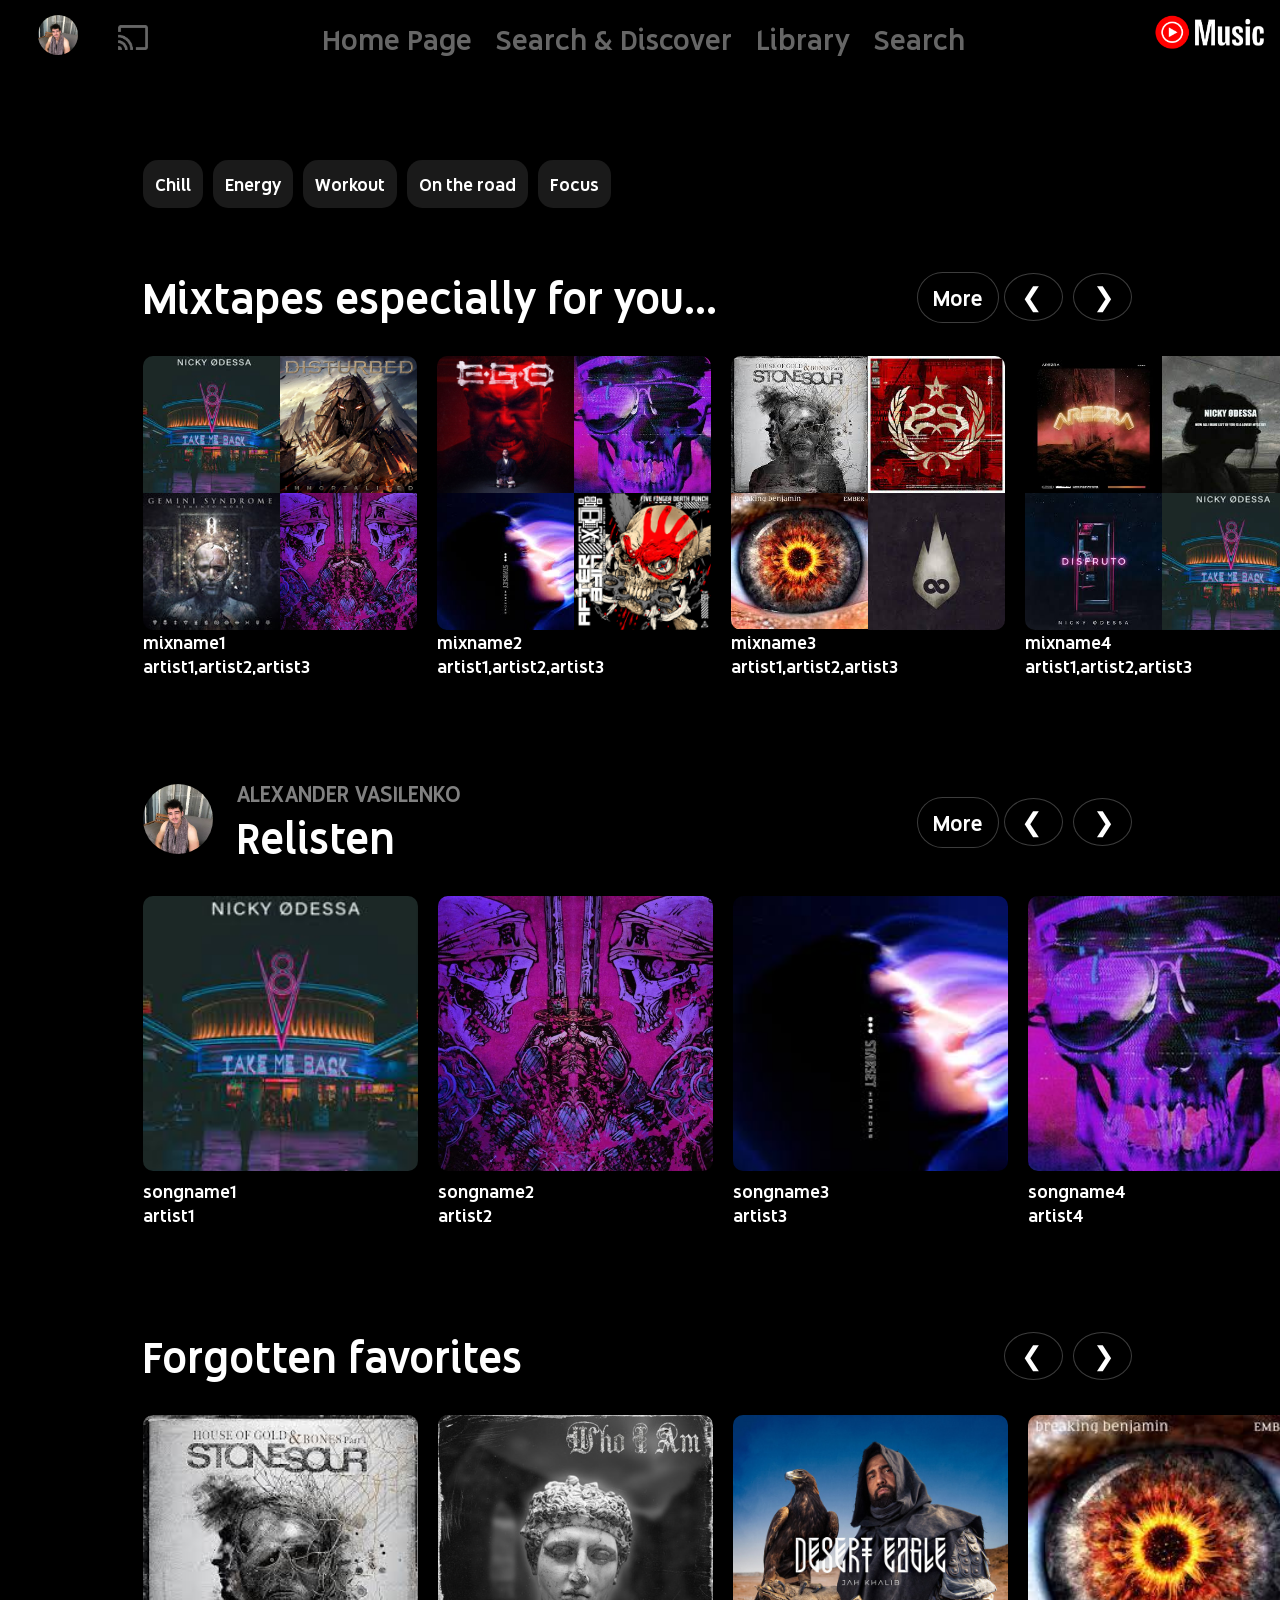
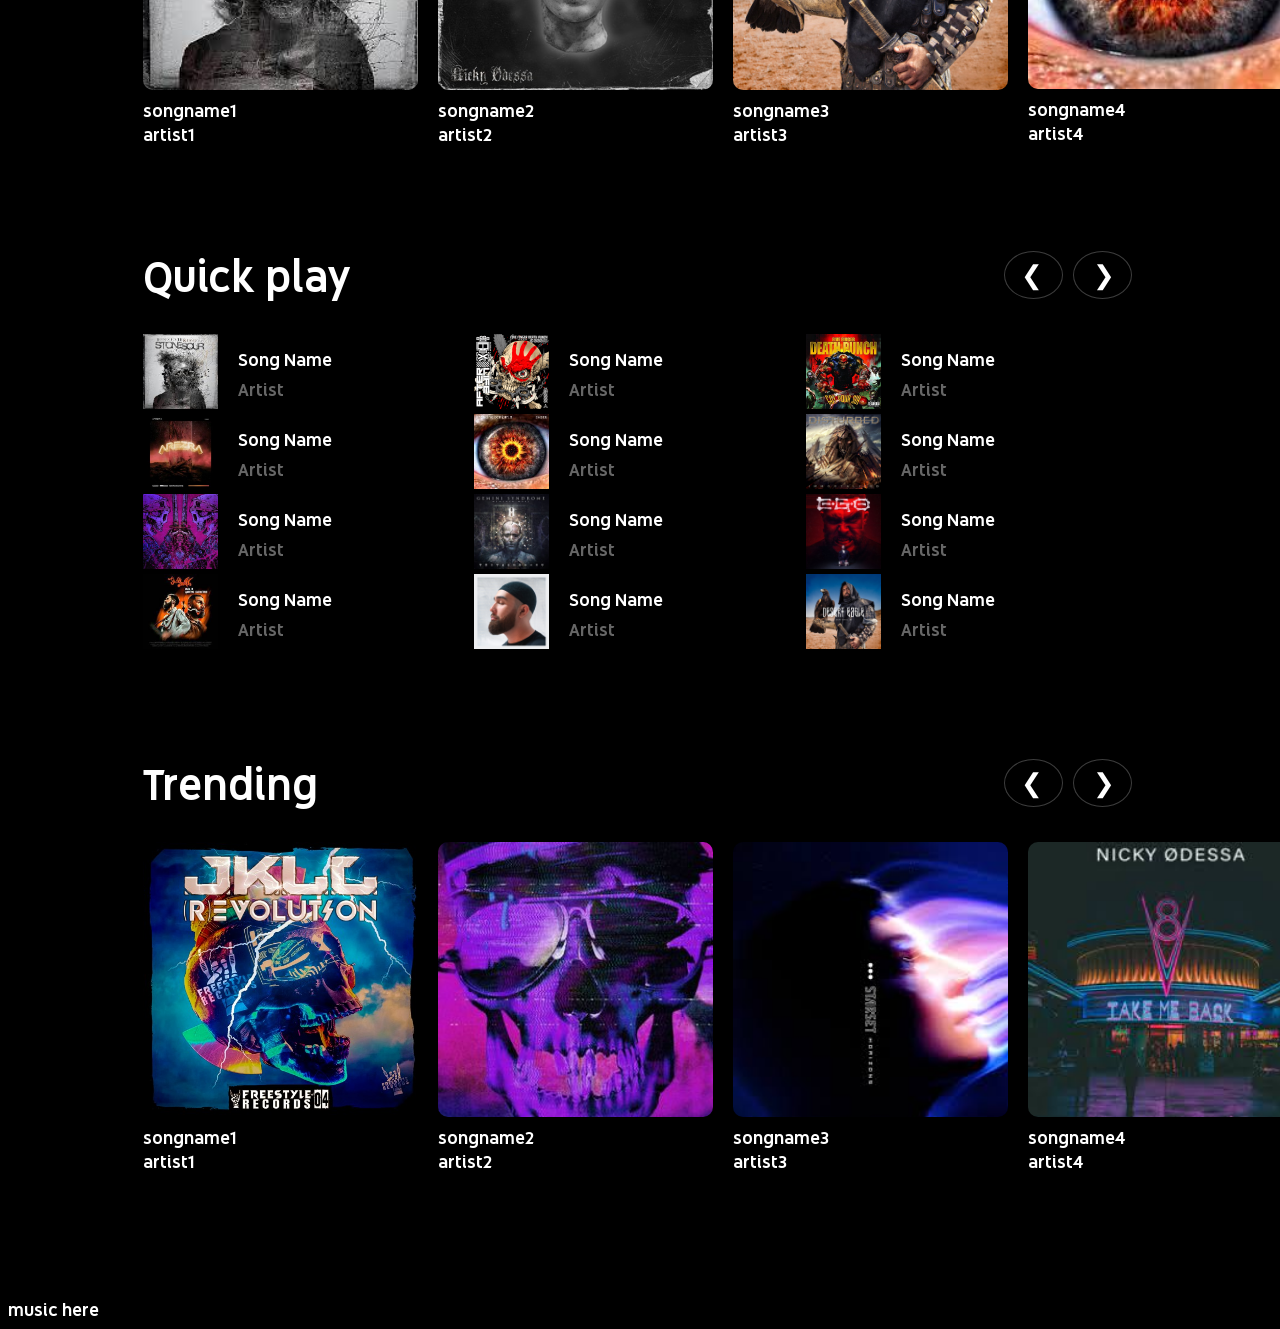
<file: assets/projects/youtubeProj/youtube.html>
<!DOCTYPE html>
<html lang="en">

<head>
    <meta charset="UTF-8">
    <meta http-equiv="X-UA-Compatible" content="IE=edge">
    <meta name="viewport" content="width=device-width, initial-scale=1.0">
    <title>YouTube MusiX</title>
    <link rel="icon"
        href="https://upload.wikimedia.org/wikipedia/commons/thumb/6/6a/Youtube_Music_icon.svg/2048px-Youtube_Music_icon.svg.png">
    <link rel="stylesheet" href="youtube.css">
</head>

<body>
    <section>
        <!-- NAVBAR -->
        <nav>
            <div class="cast">
                <div>
                    <a href=""><img class="yt-profile" src="assets/images/profile.jpg" alt=""></a>
                </div>
                <div>
                    <a href=""><img class="yt-scs" src="assets/images/screenshareicon.png" alt=""></a>
                </div>
            </div>
            <div>
                <ul>
                    <li><a href="">Home Page</a></li>
                    <li><a href="">Search & Discover</a></li>
                    <li><a href="">Library</a></li>
                    <li><a href="">Search</a></li>

                </ul>
            </div>
            <div>
                <a href=""><img src="assets/images/YouTube-Music-Logo.png" alt="" class="yt-logo"></a>
            </div>
        </nav>

        <!-- MAIN -->
        <main>

            <!-- genres -->
            <div>
                <div class="genres">
                    <a href=""><button class="genre">Chill</button></a>
                    <a href=""><button class="genre">Energy</button></a>
                    <a href=""><button class="genre">Workout</button></a>
                    <a href=""><button class="genre">On the road</button></a>
                    <a href=""><button class="genre">Focus</button></a>
                </div>
            </div>

            <!-- MIXTAPES 4U -->
            <div>
                <div class="first-info">
                    <div>
                        <div class="info">
                            <div class="title"><a href="" class="title">Mixtapes especially for you...</a></div>
                        </div>
                    </div>
                    <div class="buttons">
                        <a href="" class="nav-buttons3">More</a>
                        <a href="" class="nav-buttons1">&#10094;</a>
                        <a href="" class="nav-buttons2">&#10095;</a>
                    </div>
                </div>



                <div class="music">
                    <div>
                        <div>
                            <a href="">
                                <div class="mixtape-grid">
                                    <img src="assets/images/no.jpg" alt="" class="">
                                    <img src="assets/images/disturbed.jpg" alt="" class="">
                                    <img src="assets/images/gs.jpg" alt="" class="">
                                    <img src="assets/images/fatality.jpg" alt="" class="">
                                </div>
                            </a>
                        </div>
                        <div>
                            <div>mixname1</div>
                            <div>artist1,artist2,artist3</div>
                        </div>
                    </div>
                    <div>
                        <div>
                            <a href="">
                                <div class="mixtape-grid">
                                    <img src="assets/images/jk.jpg" alt="" class="">
                                    <img src="assets/images/kordhell.jpg" alt="" class="">
                                    <img src="assets/images/starset.jpg" alt="" class="">
                                    <img src="assets/images/5fdp.jpeg" alt="" class="">
                                </div>
                            </a>
                        </div>
                        <div>
                            <div>mixname2</div>
                            <div>artist1,artist2,artist3</div>
                        </div>
                    </div>
                    <div>
                        <div>
                            <a href="">
                                <div class="mixtape-grid">
                                    <img src="assets/images/ss1.jpg" alt="" class="">
                                    <img src="assets/images/ss2.jpg" alt="" class="">
                                    <img src="assets/images/bb.jpg" alt="" class="">
                                    <img src="assets/images/tfk.jpg" alt="" class="">
                                </div>
                            </a>
                        </div>
                        <div>
                            <div>mixname3</div>
                            <div>artist1,artist2,artist3</div>
                        </div>
                    </div>
                    <div>
                        <div>
                            <a href="">
                                <div class="mixtape-grid">
                                    <img src="assets/images/arezra.jpg" alt="" class="">
                                    <img src="assets/images/no1.jpg" alt="" class="">
                                    <img src="assets/images/no2.jpg" alt="" class="">
                                    <img src="assets/images/no.jpg" alt="" class="">
                                </div>
                            </a>
                        </div>
                        <div>
                            <div>mixname4</div>
                            <div>artist1,artist2,artist3</div>
                        </div>
                    </div>
                    <div>
                        <div>
                            <a href="">
                                <div class="mixtape-grid">
                                    <img src="assets/images/ss3.png" alt="" class="">
                                    <img src="assets/images/ss4.jpg" alt="" class="">
                                    <img src="assets/images/jk1.jpg" alt="" class="">
                                    <img src="assets/images/jk2.jpg" alt="" class="">
                                </div>
                            </a>
                        </div>
                        <div>
                            <div>mixname5</div>
                            <div>artist1,artist2,artist3</div>
                        </div>
                    </div>
                    <div>
                        <div>
                            <a href="">
                                <div class="mixtape-grid">
                                    <img src="assets/images/jk3.jpg" alt="" class="">
                                    <img src="assets/images/5fdp2.jpg" alt="" class="">
                                    <img src="assets/images/no3.jpg" alt="" class="">
                                    <img src="assets/images/jkll.jpg" alt="" class="">
                                </div>
                            </a>
                        </div>
                        <div>
                            <div>mixname6</div>
                            <div>artist1,artist2,artist3</div>
                        </div>
                    </div>
                </div>
            </div>

            <!-- RELISTEN -->
            <div>
                <div class="first-info">
                    <div>
                        <div class="img relisten-img-div">
                            <img class="yt-profile relisten-img yt-profile2" src="assets/images/profile.jpg" alt="">
                        </div>
                        <div class="info">
                            <div class="opacity-half">ALEXANDER VASILENKO</div>
                            <div><a href="" class="title">Relisten</a></div>
                        </div>
                    </div>
                    <div class="buttons">
                        <a href="" class="nav-buttons3">More</a>
                        <a href="" class="nav-buttons1">&#10094;</a>
                        <a href="" class="nav-buttons2">&#10095;</a>
                    </div>
                </div>






                <div class="music">
                    <div>
                        <div>
                            <a href=""><img src="assets/images/no.jpg" alt="" class="cover-img"></a>
                        </div>
                        <div>
                            <div>songname1</div>
                            <div>artist1</div>
                        </div>
                    </div>
                    <div>
                        <div>
                            <a href=""><img src="assets/images/fatality.jpg" alt="" class="cover-img"></a>
                        </div>
                        <div>
                            <div>songname2</div>
                            <div>artist2</div>
                        </div>
                    </div>
                    <div>
                        <div>
                            <a href=""><img src="assets/images/starset.jpg" alt="" class="cover-img"></a>
                        </div>
                        <div>
                            <div>songname3</div>
                            <div>artist3</div>
                        </div>
                    </div>
                    <div>
                        <div>
                            <a href=""><img src="assets/images/kordhell.jpg" alt="" class="cover-img"></a>
                        </div>
                        <div>
                            <div>songname4</div>
                            <div>artist4</div>
                        </div>
                    </div>
                    <div>
                        <div>
                            <a href=""><img src="assets/images/disturbed.jpg" alt="" class="cover-img"></a>
                        </div>
                        <div>
                            <div>songname5</div>
                            <div>artist5</div>
                        </div>
                    </div>
                    <div>
                        <div>
                            <a href=""><img src="assets/images/jk.jpg" alt="" class="cover-img"></a>
                        </div>
                        <div>
                            <div>songname6</div>
                            <div>artist6</div>
                        </div>
                    </div>

                </div>
            </div>

            <!-- FORGOTTEN FAVES -->
            <div>
                <div class="first-info">
                    <div>
                        <div class="info">
                            <div class="title-no-under">Forgotten favorites</div>
                        </div>
                    </div>
                    <div class="buttons">
                        <a href="" class="nav-buttons1">&#10094;</a>
                        <a href="" class="nav-buttons2">&#10095;</a>
                    </div>
                </div>



                <div class="music">
                    <div>
                        <div>
                            <a href=""><img src="assets/images/ss1.jpg" alt="" class="cover-img"></a>
                        </div>
                        <div>
                            <div>songname1</div>
                            <div>artist1</div>
                        </div>
                    </div>
                    <div>
                        <div>
                            <a href=""><img src="assets/images/no3.jpg" alt="" class="cover-img"></a>
                        </div>
                        <div>
                            <div>songname2</div>
                            <div>artist2</div>
                        </div>
                    </div>
                    <div>
                        <div>
                            <a href=""><img src="assets/images/jk3.jpg" alt="" class="cover-img"></a>
                        </div>
                        <div>
                            <div>songname3</div>
                            <div>artist3</div>
                        </div>
                    </div>
                    <div>
                        <div>
                            <a href=""><img src="assets/images/bb.jpg" alt="" class="cover-img"></a>
                        </div>
                        <div>
                            <div>songname4</div>
                            <div>artist4</div>
                        </div>
                    </div>
                    <div>
                        <div>
                            <a href=""><img src="assets/images/tfk.jpg" alt="" class="cover-img"></a>
                        </div>
                        <div>
                            <div>songname5</div>
                            <div>artist5</div>
                        </div>
                    </div>
                    <div>
                        <div>
                            <a href=""><img src="assets/images/ss4.jpg" alt="" class="cover-img"></a>
                        </div>
                        <div>
                            <div>songname6</div>
                            <div>artist6</div>
                        </div>
                    </div>



                </div>
            </div>

            <!-- QUICK PLAY -->
            <div>
                <div class="first-info">
                    <div>
                        <div class="info">
                            <div class="title-no-under">Quick play</div>
                        </div>
                    </div>
                    <div class="buttons">
                        <a href="" class="nav-buttons1">&#10094;</a>
                        <a href="" class="nav-buttons2">&#10095;</a>
                    </div>
                </div>
                
                <div class="quick-play-grid">
                    <!-- song #1 -->
                    <div>
                        <div>
                            <img src="assets/images/ss1.jpg" alt="" class="grid-img-thumb">
                        </div>
                        <div class="grid-text-info">
                            <div>
                                Song Name
                            </div>
                            <div class="text-light">
                                Artist
                            </div>
                        </div>

                    </div>
                    <!-- song #2 -->
                    <div>
                        <div>
                            <img src="assets/images/5fdp.jpeg" alt="" class="grid-img-thumb">
                        </div>
                        <div class="grid-text-info">
                            <div>
                                Song Name
                            </div>
                            <div class="text-light">
                                Artist
                            </div>
                        </div>
                    </div>
                    <!-- song #3 -->
                    <div>
                        <div>
                            <img src="assets/images/5fdp2.jpg" alt="" class="grid-img-thumb">
                        </div>
                        <div class="grid-text-info">
                            <div>
                                Song Name
                            </div>
                            <div class="text-light">
                                Artist
                            </div>
                        </div>
                    </div>
                    <!-- song #4 -->
                    <div>
                        <div>
                            <img src="assets/images/arezra.jpg" alt="" class="grid-img-thumb">
                        </div>
                        <div class="grid-text-info">
                            <div>
                                Song Name
                            </div>
                            <div class="text-light">
                                Artist
                            </div>
                        </div>
                    </div>
                    <!-- song #5 -->
                    <div>
                        <div>
                            <img src="assets/images/bb.jpg" alt="" class="grid-img-thumb">
                        </div>
                        <div class="grid-text-info">
                            <div>
                                Song Name
                            </div>
                            <div class="text-light">
                                Artist
                            </div>
                        </div>
                    </div>
                    <!-- song #6 -->
                    <div>
                        <div>
                            <img src="assets/images/disturbed.jpg" alt="" class="grid-img-thumb">
                        </div>
                        <div class="grid-text-info">
                            <div>
                                Song Name
                            </div>
                            <div class="text-light">
                                Artist
                            </div>
                        </div>
                    </div>
                    <!-- song #7 -->
                    <div>
                        <div>
                            <img src="assets/images/fatality.jpg" alt="" class="grid-img-thumb">
                        </div>
                        <div class="grid-text-info">
                            <div>
                                Song Name
                            </div>
                            <div class="text-light">
                                Artist
                            </div>
                        </div>
                    </div>
                    <!-- song #8 -->
                    <div>
                        <div>
                            <img src="assets/images/gs.jpg" alt="" class="grid-img-thumb">
                        </div>
                        <div class="grid-text-info">
                            <div>
                                Song Name
                            </div>
                            <div class="text-light">
                                Artist
                            </div>
                        </div>
                    </div>
                    <!-- song #9 -->
                    <div>
                        <div>
                            <img src="assets/images/jk.jpg" alt="" class="grid-img-thumb">
                        </div>
                        <div class="grid-text-info">
                            <div>
                                Song Name
                            </div>
                            <div class="text-light">
                                Artist
                            </div>
                        </div>
                    </div>
                    <!-- song #10 -->
                    <div>
                        <div>
                            <img src="assets/images/jk1.jpg" alt="" class="grid-img-thumb">
                        </div>
                        <div class="grid-text-info">
                            <div>
                                Song Name
                            </div>
                            <div class="text-light">
                                Artist
                            </div>
                        </div>
                    </div>
                    <!-- song #11 -->
                    <div>
                        <div>
                            <img src="assets/images/jk2.jpg" alt="" class="grid-img-thumb">
                        </div>
                        <div class="grid-text-info">
                            <div>
                                Song Name
                            </div>
                            <div class="text-light">
                                Artist
                            </div>
                        </div>
                    </div>
                    <!-- song #12 -->
                    <div>
                        <div>
                            <img src="assets/images/jk3.jpg" alt="" class="grid-img-thumb">
                        </div>
                        <div class="grid-text-info">
                            <div>
                                Song Name
                            </div>
                            <div class="text-light">
                                Artist
                            </div>
                        </div>
                    </div>

                </div>
            </div>

            <!-- NOW TRENDING -->
            <div>
                <div class="first-info">
                    <div>
                        <div class="info">
                            <div class="title-no-under">Trending</div>
                        </div>
                    </div>
                    <div class="buttons">
                        <a href="" class="nav-buttons1">&#10094;</a>
                        <a href="" class="nav-buttons2">&#10095;</a>
                    </div>
                </div>



                <div class="music">
                    <div>
                        <div>
                            <a href=""><img src="assets/images/jkll.jpg" alt="" class="cover-img"></a>
                        </div>
                        <div>
                            <div>songname1</div>
                            <div>artist1</div>
                        </div>
                    </div>
                    <div>
                        <div>
                            <a href=""><img src="assets/images/kordhell.jpg" alt="" class="cover-img"></a>
                        </div>
                        <div>
                            <div>songname2</div>
                            <div>artist2</div>
                        </div>
                    </div>
                    <div>
                        <div>
                            <a href=""><img src="assets/images/starset.jpg" alt="" class="cover-img"></a>
                        </div>
                        <div>
                            <div>songname3</div>
                            <div>artist3</div>
                        </div>
                    </div>
                    <div>
                        <div>
                            <a href=""><img src="assets/images/no.jpg" alt="" class="cover-img"></a>
                        </div>
                        <div>
                            <div>songname4</div>
                            <div>artist4</div>
                        </div>
                    </div>
                    <div>
                        <div>
                            <a href=""><img src="assets/images/jk2.jpg" alt="" class="cover-img"></a>
                        </div>
                        <div>
                            <div>songname5</div>
                            <div>artist5</div>
                        </div>
                    </div>
                    <div>
                        <div>
                            <a href=""><img src="assets/images/dlb.jpg" alt="" class="cover-img"></a>
                        </div>
                        <div>
                            <div>songname6</div>
                            <div>artist6</div>
                        </div>
                    </div>



                </div>
            </div>

        </main>
        <footer>
            <br>
            music here
        </footer>
    </section>
</body>

</html>
</file>
<file: assets/projects/youtubeProj/youtube.css>
@font-face {
    font-family: yt-font;
    src: url(assets/fonts/youtube-sans-medium.ttf);
}


button:hover,
a:hover {
    cursor: pointer;
}

* {
    box-sizing: border-box;
    background-color: black;
    color: white;
    font-family: yt-font;
    font-size: 20px;
}

body {
    margin-top: 0;

}

section {
    display: grid;
    grid-template-columns: repeat(12, 1fr);
    grid-template-rows: 5%, 1fr, 1fr;
}

nav,
main,
footer {
    grid-column: span 12;
}

/*----------------------------------------------- NAVBAR -----------------------------------------------*/
nav {
    display: flex;
    justify-content: space-between;
    align-items: center;
    position: fixed;
    width: 100%;
    margin-top: 0;
    margin-left: 0;

}
.cast
{
    display: flex;
    align-items: center;
}
.cast > div{
    display: inline-block;
}

nav > div {
    font-size: 32px;
}

ul {
    list-style-type: none;
    margin: 0;
    padding: 0;

}

li {
    display: inline-block;
    margin: 10px;
    font-size: 32px;
    opacity: .4;
}

a {
    text-decoration: none;
    font-size: 32px;
}

li:hover {
    opacity: 1;
}

.yt-logo {
    width: 150px;
}

.yt-profile {
    width: 40px;
    border-radius: 50%;
    margin-left: 30px;
}
.yt-profile2 {
    margin-left: 0px;
}

.yt-scs {
    width: 30px;
    margin-left: 40px;
}



/*----------------------------------------------- MAIN CSS -----------------------------------------------*/
main
{
    margin-left: 15vh;
    margin-right: 15vh;
}
.genres {
    display: flex;
    justify-content: flex-start;

    margin: 150px 0px 50px 0px;
}

button {
    border: 0;
}

.genre {
    padding: 12px;
    margin: 10px;
    background-color: rgba(255, 255, 255, .1);
    border-radius: 15px;
}

button[class="genre"]:nth-of-type(1) {
    margin-left: 0;
}

.genre:hover {
    background-color: rgba(255, 255, 255, .2);
}

/*  */

.first-info {
    display: flex;
    justify-content: space-between;
    margin: 0px 0px;
}
.mixtape-grid
{
    display: grid;
    grid-template-columns: 1fr 1fr;
    grid-template-rows: 1fr 1fr;
    border-radius: 10px;
    overflow: hidden;
}
.mixtape-grid > img
{
    width: 137px;
}
.img {
    display: inline-block;
}

.info {
    display: inline-block;
}

/*  */

.music {
    display: flex;
    justify-content: space-between;
    gap: 20px;
    margin: 30px 0px 100px 0px;
    padding: 0;
}

.cover-img {
    border-radius: 10px;
    width: 275px;
}

.title,.title-no-under {
    font-size: 48px;
}

.title:hover {
    text-decoration: underline;
}

.opacity-half {
    font-size: 25px;
    opacity: .5;
}

.relisten-img-div {
    padding-right: 20px;
}

.relisten-img {
    width: 70px;
}



div[class="buttons"]
{
    display: flex;
    justify-content: center;
    align-items: center;
}
.nav-buttons1 {
    font-size: 26px;
    padding: 7px 19px 7px 16px;
    border: 1px solid #ffffff3d;
    border-radius: 50%;
    margin: 0px 5px;
}

.nav-buttons2 {
    font-size: 26px;
    padding: 7px 16px 7px 19px;
    border: 1px solid #ffffff3d;
    border-radius: 50%;
    margin: 0px 5px;
}

.nav-buttons3 {
    font-size: 24px;
    padding: 10px 15px;
    border: 1px solid #ffffff3d;
    border-radius: 30px;
    margin: 0px 0px 0px 5px;
}

.nav-buttons1:hover,
.nav-buttons2:hover,
.nav-buttons3:hover {
    background-color: #ffffff3d;
}

/*----------------------------------------------- GRID CSS -----------------------------------------------*/


.quick-play-grid
{
    display: grid;
    grid-template-columns: repeat(3,1fr);
    grid-template-rows: repeat(4,1fr);
    overflow: hidden;
    margin-top: 30px;
    margin-bottom: 100px;
}
.quick-play-grid > div
{
    display: flex;
}
.grid-img-thumb
{
    width: 75px;
}
.grid-text-info
{
    display: flex;
    flex-direction: column;
    justify-content: space-evenly;
    padding: 8px 20px;
}
.text-light
{
    opacity: .4;
}
div[class="grid-text-info"], div[class="font-light"]
{
    font-size: 40px;
}
</file>
